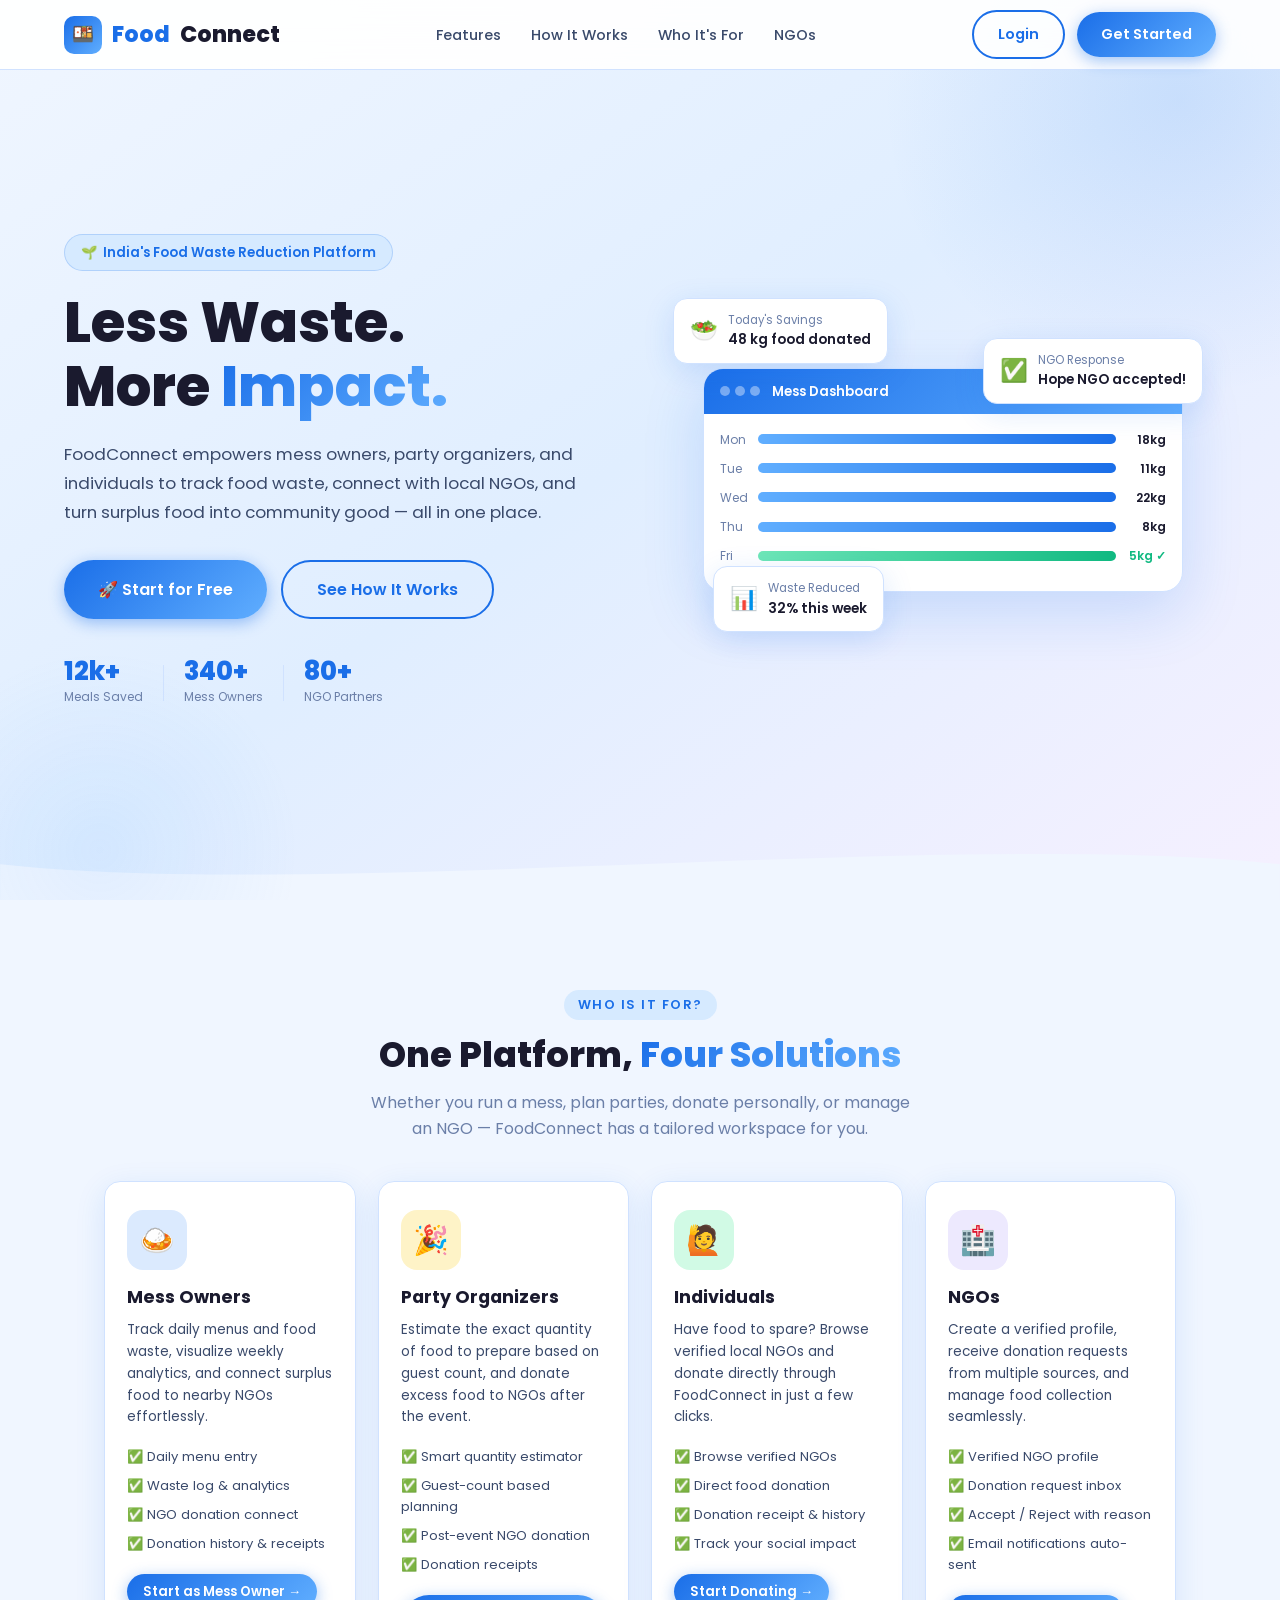
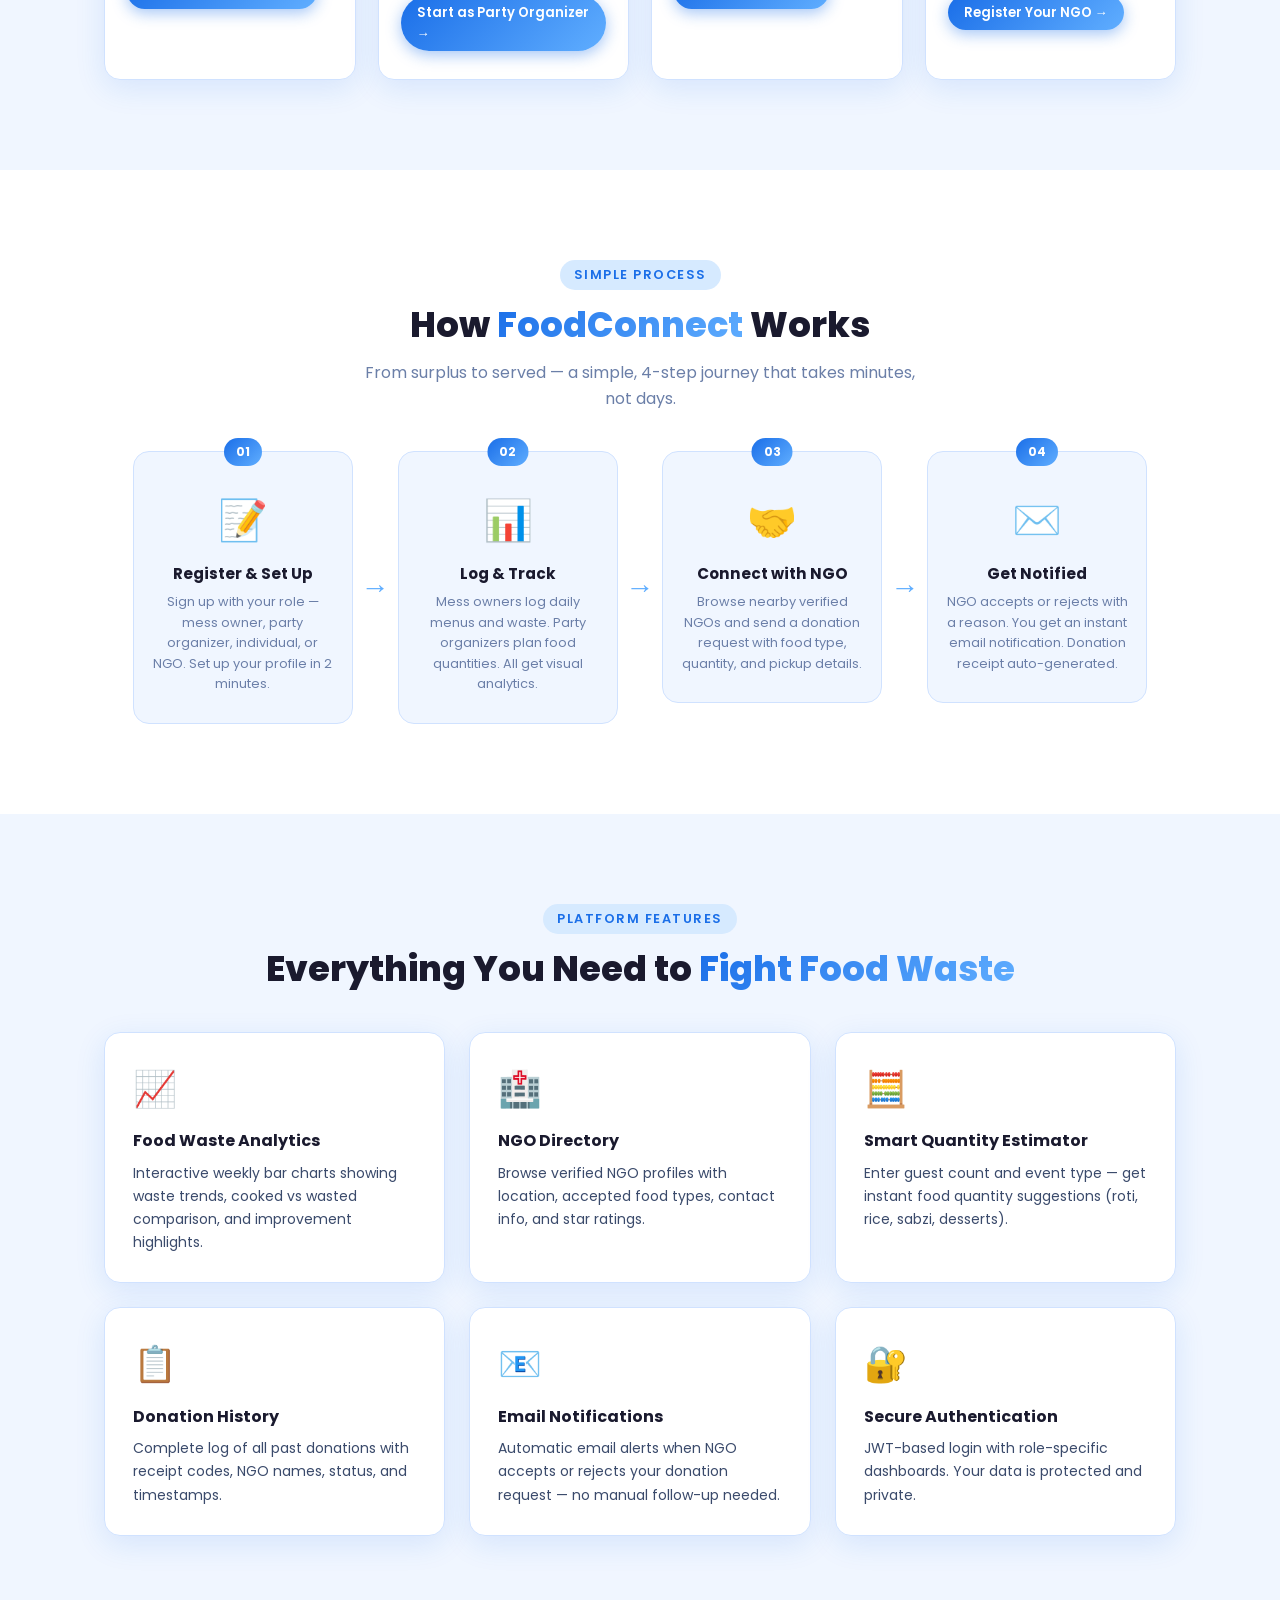
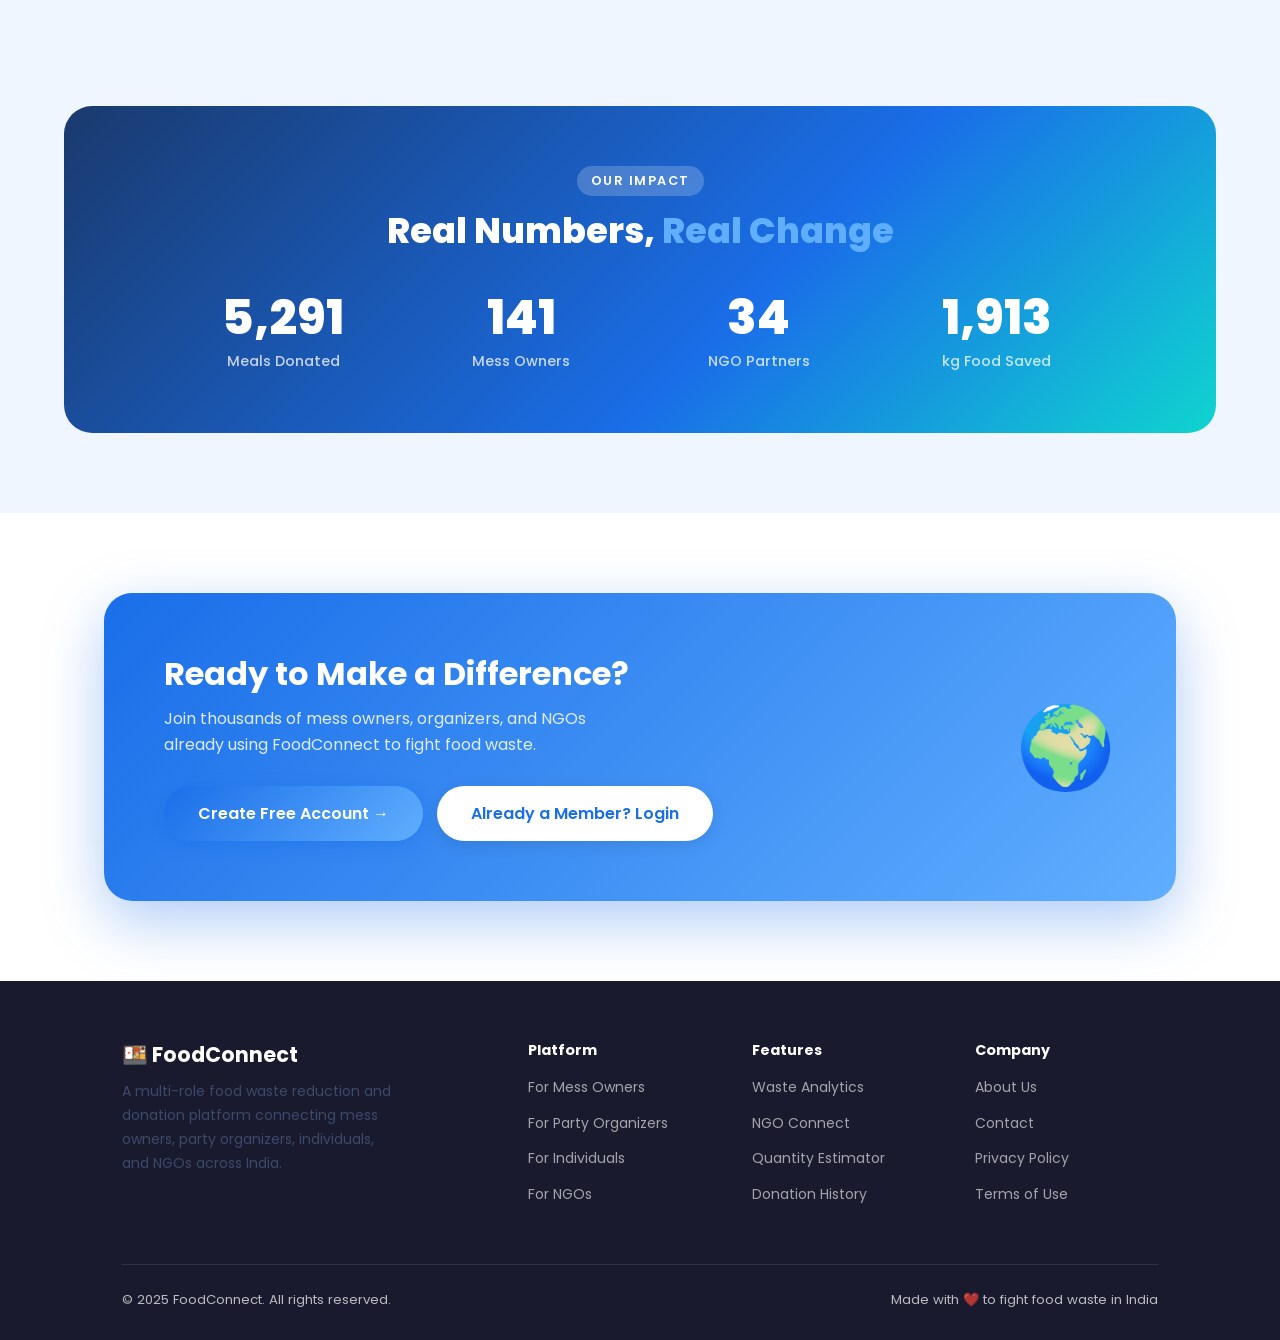
<file: index.html>
<!DOCTYPE html>
<html lang="en">
<head>
  <meta charset="UTF-8">
  <meta name="viewport" content="width=device-width, initial-scale=1.0">
  <title>FoodConnect — Food Waste Reduction & Donation Platform</title>
  <meta name="description" content="FoodConnect connects mess owners, party organizers, and individuals with NGOs to reduce food waste and feed communities.">
  <link rel="stylesheet" href="style.css">
  <link rel="stylesheet" href="css/landing.css">
</head>
<body>

<!-- NAVBAR -->
<nav class="navbar" id="navbar">
  <div class="nav-logo">
    <div class="logo-icon">🍱</div>
    Food<span>Connect</span>
  </div>
  <ul class="nav-links">
    <li><a href="#features">Features</a></li>
    <li><a href="#how-it-works">How It Works</a></li>
    <li><a href="#roles">Who It's For</a></li>
    <li><a href="#ngos">NGOs</a></li>
  </ul>
  <div class="nav-btns">
    <a href="login.html" class="btn btn-outline">Login</a>
    <a href="signup.html" class="btn btn-primary">Get Started</a>
  </div>
</nav>

<!-- HERO SECTION -->
<section class="hero hero-bg" id="hero">
  <div class="hero-container">
    <div class="hero-content animate-fade-left">
      <div class="hero-badge">
        <span>🌱</span> India's Food Waste Reduction Platform
      </div>
      <h1 class="hero-title">
        Less Waste.<br>
        More <span class="gradient-text">Impact.</span>
      </h1>
      <p class="hero-desc">
        FoodConnect empowers mess owners, party organizers, and individuals to track food waste,
        connect with local NGOs, and turn surplus food into community good — all in one place.
      </p>
      <div class="hero-actions">
        <a href="signup.html" class="btn btn-primary btn-lg">
          🚀 Start for Free
        </a>
        <a href="#how-it-works" class="btn btn-outline btn-lg">
          See How It Works
        </a>
      </div>
      <div class="hero-stats-row">
        <div class="hero-stat">
          <div class="hero-stat-value">12k+</div>
          <div class="hero-stat-label">Meals Saved</div>
        </div>
        <div class="hero-stat-divider"></div>
        <div class="hero-stat">
          <div class="hero-stat-value">340+</div>
          <div class="hero-stat-label">Mess Owners</div>
        </div>
        <div class="hero-stat-divider"></div>
        <div class="hero-stat">
          <div class="hero-stat-value">80+</div>
          <div class="hero-stat-label">NGO Partners</div>
        </div>
      </div>
    </div>
    <div class="hero-visual animate-fade-right">
      <div class="hero-card-float float">
        <div class="float-card card-1">
          <div class="float-icon">🥗</div>
          <div>
            <div class="float-label">Today's Savings</div>
            <div class="float-value">48 kg food donated</div>
          </div>
        </div>
        <div class="float-card card-2">
          <div class="float-icon">✅</div>
          <div>
            <div class="float-label">NGO Response</div>
            <div class="float-value">Hope NGO accepted!</div>
          </div>
        </div>
        <div class="float-card card-3">
          <div class="float-icon">📊</div>
          <div>
            <div class="float-label">Waste Reduced</div>
            <div class="float-value">32% this week</div>
          </div>
        </div>
        <div class="hero-dashboard-preview">
          <div class="preview-header">
            <div class="preview-dots">
              <span></span><span></span><span></span>
            </div>
            <div class="preview-title">Mess Dashboard</div>
          </div>
          <div class="preview-body">
            <div class="preview-bar-row">
              <span>Mon</span>
              <div class="preview-bar" style="width:65%"></div>
              <span class="preview-val">18kg</span>
            </div>
            <div class="preview-bar-row">
              <span>Tue</span>
              <div class="preview-bar" style="width:40%"></div>
              <span class="preview-val">11kg</span>
            </div>
            <div class="preview-bar-row">
              <span>Wed</span>
              <div class="preview-bar" style="width:80%"></div>
              <span class="preview-val">22kg</span>
            </div>
            <div class="preview-bar-row">
              <span>Thu</span>
              <div class="preview-bar" style="width:30%"></div>
              <span class="preview-val">8kg</span>
            </div>
            <div class="preview-bar-row">
              <span>Fri</span>
              <div class="preview-bar green-bar" style="width:20%"></div>
              <span class="preview-val good">5kg ✓</span>
            </div>
          </div>
        </div>
      </div>
    </div>
  </div>
  <div class="hero-wave">
    <svg viewBox="0 0 1440 100" xmlns="http://www.w3.org/2000/svg">
      <path d="M0,60 C360,100 1080,20 1440,60 L1440,100 L0,100 Z" fill="#f0f6ff"/>
    </svg>
  </div>
</section>

<!-- ROLE CARDS SECTION -->
<section class="roles-section" id="roles">
  <div class="section-container">
    <div class="section-title">
      <span class="eyebrow">Who Is It For?</span>
      <h2>One Platform, <span class="gradient-text">Four Solutions</span></h2>
      <p>Whether you run a mess, plan parties, donate personally, or manage an NGO — FoodConnect has a tailored workspace for you.</p>
    </div>
    <div class="roles-grid">

      <div class="role-card">
        <div class="role-card-icon mess">🍛</div>
        <h3>Mess Owners</h3>
        <p>Track daily menus and food waste, visualize weekly analytics, and connect surplus food to nearby NGOs effortlessly.</p>
        <ul class="role-features">
          <li>✅ Daily menu entry</li>
          <li>✅ Waste log & analytics</li>
          <li>✅ NGO donation connect</li>
          <li>✅ Donation history & receipts</li>
        </ul>
        <a href="signup.html?role=MESS" class="btn btn-primary btn-sm mt-4">Start as Mess Owner →</a>
      </div>

      <div class="role-card">
        <div class="role-card-icon party">🎉</div>
        <h3>Party Organizers</h3>
        <p>Estimate the exact quantity of food to prepare based on guest count, and donate excess food to NGOs after the event.</p>
        <ul class="role-features">
          <li>✅ Smart quantity estimator</li>
          <li>✅ Guest-count based planning</li>
          <li>✅ Post-event NGO donation</li>
          <li>✅ Donation receipts</li>
        </ul>
        <a href="signup.html?role=PARTY" class="btn btn-primary btn-sm mt-4">Start as Party Organizer →</a>
      </div>

      <div class="role-card">
        <div class="role-card-icon individual">🙋</div>
        <h3>Individuals</h3>
        <p>Have food to spare? Browse verified local NGOs and donate directly through FoodConnect in just a few clicks.</p>
        <ul class="role-features">
          <li>✅ Browse verified NGOs</li>
          <li>✅ Direct food donation</li>
          <li>✅ Donation receipt & history</li>
          <li>✅ Track your social impact</li>
        </ul>
        <a href="signup.html?role=INDIVIDUAL" class="btn btn-primary btn-sm mt-4">Start Donating →</a>
      </div>

      <div class="role-card">
        <div class="role-card-icon ngo">🏥</div>
        <h3>NGOs</h3>
        <p>Create a verified profile, receive donation requests from multiple sources, and manage food collection seamlessly.</p>
        <ul class="role-features">
          <li>✅ Verified NGO profile</li>
          <li>✅ Donation request inbox</li>
          <li>✅ Accept / Reject with reason</li>
          <li>✅ Email notifications auto-sent</li>
        </ul>
        <a href="signup.html?role=NGO" class="btn btn-primary btn-sm mt-4">Register Your NGO →</a>
      </div>

    </div>
  </div>
</section>

<!-- HOW IT WORKS -->
<section class="how-section" id="how-it-works">
  <div class="section-container">
    <div class="section-title">
      <span class="eyebrow">Simple Process</span>
      <h2>How <span class="gradient-text">FoodConnect</span> Works</h2>
      <p>From surplus to served — a simple, 4-step journey that takes minutes, not days.</p>
    </div>
    <div class="steps-timeline">
      <div class="step-item">
        <div class="step-number">01</div>
        <div class="step-icon">📝</div>
        <h4>Register & Set Up</h4>
        <p>Sign up with your role — mess owner, party organizer, individual, or NGO. Set up your profile in 2 minutes.</p>
      </div>
      <div class="step-arrow">→</div>
      <div class="step-item">
        <div class="step-number">02</div>
        <div class="step-icon">📊</div>
        <h4>Log & Track</h4>
        <p>Mess owners log daily menus and waste. Party organizers plan food quantities. All get visual analytics.</p>
      </div>
      <div class="step-arrow">→</div>
      <div class="step-item">
        <div class="step-number">03</div>
        <div class="step-icon">🤝</div>
        <h4>Connect with NGO</h4>
        <p>Browse nearby verified NGOs and send a donation request with food type, quantity, and pickup details.</p>
      </div>
      <div class="step-arrow">→</div>
      <div class="step-item">
        <div class="step-number">04</div>
        <div class="step-icon">✉️</div>
        <h4>Get Notified</h4>
        <p>NGO accepts or rejects with a reason. You get an instant email notification. Donation receipt auto-generated.</p>
      </div>
    </div>
  </div>
</section>

<!-- FEATURES SECTION -->
<section class="features-section" id="features">
  <div class="section-container">
    <div class="section-title">
      <span class="eyebrow">Platform Features</span>
      <h2>Everything You Need to <span class="gradient-text">Fight Food Waste</span></h2>
    </div>
    <div class="features-grid">
      <div class="feature-card">
        <div class="feature-icon">📈</div>
        <h4>Food Waste Analytics</h4>
        <p>Interactive weekly bar charts showing waste trends, cooked vs wasted comparison, and improvement highlights.</p>
      </div>
      <div class="feature-card">
        <div class="feature-icon">🏥</div>
        <h4>NGO Directory</h4>
        <p>Browse verified NGO profiles with location, accepted food types, contact info, and star ratings.</p>
      </div>
      <div class="feature-card">
        <div class="feature-icon">🧮</div>
        <h4>Smart Quantity Estimator</h4>
        <p>Enter guest count and event type — get instant food quantity suggestions (roti, rice, sabzi, desserts).</p>
      </div>
      <div class="feature-card">
        <div class="feature-icon">📋</div>
        <h4>Donation History</h4>
        <p>Complete log of all past donations with receipt codes, NGO names, status, and timestamps.</p>
      </div>
      <div class="feature-card">
        <div class="feature-icon">📧</div>
        <h4>Email Notifications</h4>
        <p>Automatic email alerts when NGO accepts or rejects your donation request — no manual follow-up needed.</p>
      </div>
      <div class="feature-card">
        <div class="feature-icon">🔐</div>
        <h4>Secure Authentication</h4>
        <p>JWT-based login with role-specific dashboards. Your data is protected and private.</p>
      </div>
    </div>
  </div>
</section>

<!-- IMPACT COUNTER SECTION -->
<section class="impact-section">
  <div class="impact-bg">
    <div class="section-container">
      <div class="section-title">
        <span class="eyebrow" style="background:rgba(255,255,255,0.2);color:white;">Our Impact</span>
        <h2 style="color:white;">Real Numbers, <span style="color:#60aeff">Real Change</span></h2>
      </div>
      <div class="impact-grid">
        <div class="impact-item">
          <div class="impact-number" data-target="12480">0</div>
          <div class="impact-label">Meals Donated</div>
        </div>
        <div class="impact-item">
          <div class="impact-number" data-target="340">0</div>
          <div class="impact-label">Mess Owners</div>
        </div>
        <div class="impact-item">
          <div class="impact-number" data-target="82">0</div>
          <div class="impact-label">NGO Partners</div>
        </div>
        <div class="impact-item">
          <div class="impact-number" data-target="4600">0</div>
          <div class="impact-label">kg Food Saved</div>
        </div>
      </div>
    </div>
  </div>
</section>

<!-- CTA SECTION -->
<section class="cta-section">
  <div class="section-container">
    <div class="cta-card">
      <div class="cta-content">
        <h2>Ready to Make a Difference?</h2>
        <p>Join thousands of mess owners, organizers, and NGOs already using FoodConnect to fight food waste.</p>
        <div class="cta-actions">
          <a href="signup.html" class="btn btn-primary btn-lg">Create Free Account →</a>
          <a href="login.html" class="btn btn-white btn-lg">Already a Member? Login</a>
        </div>
      </div>
      <div class="cta-emoji">🌍</div>
    </div>
  </div>
</section>

<!-- FOOTER -->
<footer>
  <div class="section-container">
    <div class="footer-grid">
      <div class="footer-brand">
        <h3>🍱 FoodConnect</h3>
        <p>A multi-role food waste reduction and donation platform connecting mess owners, party organizers, individuals, and NGOs across India.</p>
      </div>
      <div class="footer-col">
        <h4>Platform</h4>
        <ul>
          <li><a href="signup.html?role=MESS">For Mess Owners</a></li>
          <li><a href="signup.html?role=PARTY">For Party Organizers</a></li>
          <li><a href="signup.html?role=INDIVIDUAL">For Individuals</a></li>
          <li><a href="signup.html?role=NGO">For NGOs</a></li>
        </ul>
      </div>
      <div class="footer-col">
        <h4>Features</h4>
        <ul>
          <li><a href="#">Waste Analytics</a></li>
          <li><a href="#">NGO Connect</a></li>
          <li><a href="#">Quantity Estimator</a></li>
          <li><a href="#">Donation History</a></li>
        </ul>
      </div>
      <div class="footer-col">
        <h4>Company</h4>
        <ul>
          <li><a href="#">About Us</a></li>
          <li><a href="#">Contact</a></li>
          <li><a href="#">Privacy Policy</a></li>
          <li><a href="#">Terms of Use</a></li>
        </ul>
      </div>
    </div>
    <div class="footer-bottom">
      <span>© 2025 FoodConnect. All rights reserved.</span>
      <span>Made with ❤️ to fight food waste in India</span>
    </div>
  </div>
</footer>

<script src="js/main.js"></script>
</body>
</html>
</file>
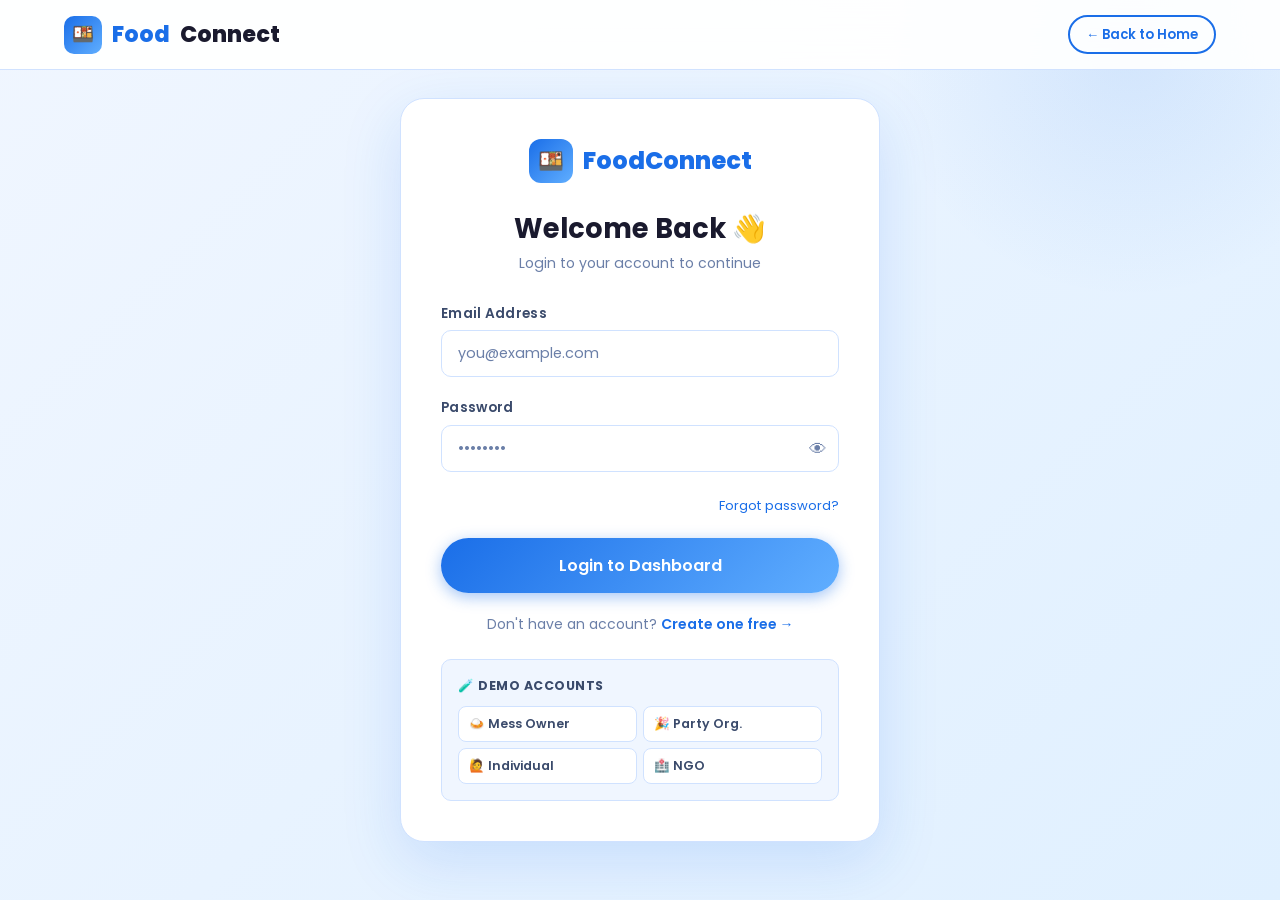
<file: individual-dashboard.html>
<!DOCTYPE html>
<html lang="en">
<head>
  <meta charset="UTF-8">
  <meta name="viewport" content="width=device-width, initial-scale=1.0">
  <title>Individual Dashboard — FoodConnect</title>
  <link rel="stylesheet" href="style.css">
</head>
<body>
<nav class="navbar" style="position:fixed">
  <div class="nav-logo"><div class="logo-icon">🍱</div>Food<span>Connect</span></div>
  <div style="display:flex;align-items:center;gap:8px;cursor:pointer" onclick="logout()">
    <div style="width:36px;height:36px;background:linear-gradient(135deg,#10b981,#059669);border-radius:10px;display:flex;align-items:center;justify-content:center;color:white">🙋</div>
    <span style="font-size:0.85rem;font-weight:600;color:var(--text-mid)" id="navUserName">Individual</span>
  </div>
</nav>

<div class="dashboard-wrapper">
<aside class="sidebar">
  <div class="sidebar-header">
    <div class="sidebar-avatar" style="background:linear-gradient(135deg,#10b981,#059669)">🙋</div>
    <div class="sidebar-user-name" id="sidebarName">Loading...</div>
    <div class="sidebar-user-role">Individual Donor</div>
  </div>
  <nav class="sidebar-nav">
    <div class="sidebar-label">Donate</div>
    <a href="#" onclick="showSection('browse',this)" class="active"><span class="icon">🏥</span> Browse NGOs</a>
    <a href="#" onclick="showSection('donate',this)"><span class="icon">🤝</span> Donate Food</a>
    <div class="sidebar-label">History</div>
    <a href="#" onclick="showSection('history',this)"><span class="icon">📋</span> Donation History</a>
    <div class="sidebar-label">Account</div>
    <a href="#" onclick="logout()"><span class="icon">🚪</span> Logout</a>
  </nav>
</aside>

<main class="main-content">

  <!-- STATS -->
  <div class="stats-grid" style="margin-bottom:28px">
    <div class="stat-card"><div class="stat-icon green">🤝</div><div><div class="stat-value" id="statMyDon">0</div><div class="stat-label">Donations Made</div></div></div>
    <div class="stat-card"><div class="stat-icon blue">🏥</div><div><div class="stat-value" id="statAvailNgos">0</div><div class="stat-label">Active NGOs</div></div></div>
    <div class="stat-card"><div class="stat-icon purple">📦</div><div><div class="stat-value" id="statKgDon">0 kg</div><div class="stat-label">Food Donated</div></div></div>
    <div class="stat-card"><div class="stat-icon orange">✅</div><div><div class="stat-value" id="statAccepted">0</div><div class="stat-label">Accepted</div></div></div>
  </div>

  <!-- BROWSE NGOs -->
  <div id="sec-browse" class="dash-section">
    <div class="section-heading">
      <h3>🏥 Browse NGOs</h3>
      <input type="text" id="ngoSearch" class="form-control" placeholder="🔍 Search by name or location..." style="max-width:280px" onkeyup="filterNGOs()">
    </div>
    <div class="ngo-grid" id="indNGOGrid">
      <div class="empty-state"><div class="empty-icon">🔄</div><p>Loading NGOs...</p></div>
    </div>
  </div>

  <!-- DONATE FORM -->
  <div id="sec-donate" class="dash-section" style="display:none">
    <div class="section-heading"><h3>🤝 Donate Food</h3><span class="badge badge-success">Fill in your donation details</span></div>
    <div class="card" style="max-width:620px">
      <form id="indDonForm">
        <div class="form-group"><label>Select NGO</label>
          <select id="indDonNGO" class="form-control" required><option value="">Select an NGO</option></select></div>
        <div class="grid-2">
          <div class="form-group"><label>Food Description</label>
            <input type="text" id="indFoodDesc" class="form-control" placeholder="e.g. Home-cooked dal, rice..." required></div>
          <div class="form-group"><label>Quantity (kg)</label>
            <input type="number" id="indQty" class="form-control" placeholder="e.g. 3" min="0.1" step="0.1" required></div>
        </div>
        <div class="form-group"><label>Your Address / Pickup Location</label>
          <input type="text" id="indAddress" class="form-control" placeholder="e.g. 45, MIG Colony, Bhopal" required></div>
        <div class="form-group"><label>Available From (pickup time)</label>
          <input type="text" id="indPickupTime" class="form-control" placeholder="e.g. Today 6 PM onwards"></div>
        <button type="submit" class="btn btn-success btn-block" id="indDonBtn">
          💚 Submit Donation Request
        </button>
      </form>
    </div>
  </div>

  <!-- HISTORY -->
  <div id="sec-history" class="dash-section" style="display:none">
    <div class="section-heading"><h3>📋 My Donation History</h3></div>
    <div class="table-wrapper" style="background:white;border-radius:var(--radius);box-shadow:var(--shadow)">
      <table>
        <thead><tr><th>Receipt #</th><th>NGO</th><th>Food</th><th>Qty</th><th>Date</th><th>Status</th></tr></thead>
        <tbody id="indHistoryBody">
          <tr><td colspan="6" style="text-align:center;padding:32px;color:var(--text-light)">No donations yet</td></tr>
        </tbody>
      </table>
    </div>
  </div>

</main>
</div>
<div class="toast-container"></div>
<script src="js/main.js"></script>
<script src="js/api.js"></script>
<script src="js/individual.js"></script>
</body>
</html>
</file>
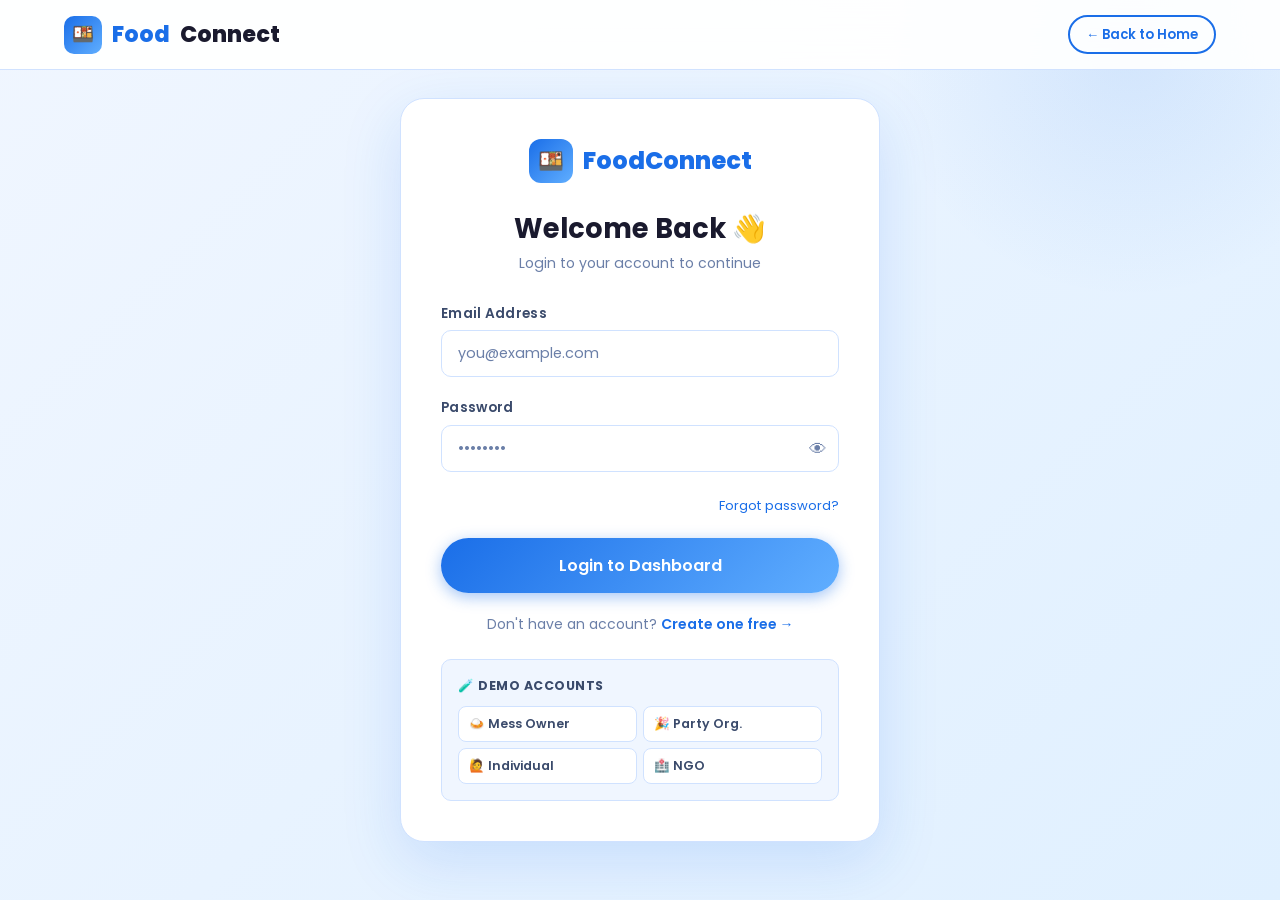
<file: login.html>
<!DOCTYPE html>
<html lang="en">
<head>
  <meta charset="UTF-8">
  <meta name="viewport" content="width=device-width, initial-scale=1.0">
  <title>Login — FoodConnect</title>
  <link rel="stylesheet" href="style.css">
</head>
<body>
<nav class="navbar">
  <div class="nav-logo">
    <div class="logo-icon">🍱</div>
    Food<span>Connect</span>
  </div>
  <div class="nav-btns">
    <a href="index.html" class="btn btn-outline btn-sm">← Back to Home</a>
  </div>
</nav>

<div class="auth-page">
  <div class="auth-card animate-fade-up">
    <div class="auth-logo">
      <div class="logo-mark">
        <div class="icon">🍱</div>
        FoodConnect
      </div>
    </div>
    <div class="auth-title">
      <h2>Welcome Back 👋</h2>
      <p>Login to your account to continue</p>
    </div>

    <form id="loginForm" novalidate>
      <div class="form-group">
        <label for="email">Email Address</label>
        <input type="email" id="email" class="form-control" placeholder="you@example.com" required>
      </div>
      <div class="form-group">
        <label for="password">Password</label>
        <div style="position:relative">
          <input type="password" id="password" class="form-control" placeholder="••••••••" required style="padding-right:44px">
          <button type="button" id="togglePwd" onclick="togglePassword()" style="position:absolute;right:12px;top:50%;transform:translateY(-50%);background:none;border:none;cursor:pointer;font-size:1.1rem;color:var(--text-light);padding:0;margin:0">👁</button>
        </div>
      </div>
      <div style="text-align:right;margin-bottom:20px">
        <a href="#" style="font-size:0.82rem;color:var(--primary)">Forgot password?</a>
      </div>
      <button type="submit" class="btn btn-primary btn-block btn-lg" id="loginBtn">
        Login to Dashboard
      </button>
    </form>

    <div class="auth-footer">
      Don't have an account? <a href="signup.html">Create one free →</a>
    </div>

    <!-- Demo accounts info -->
    <div style="margin-top:24px;background:var(--bg);border-radius:var(--radius-sm);padding:16px;border:1px solid var(--border)">
      <p style="font-size:0.78rem;font-weight:700;color:var(--text-mid);margin-bottom:10px;text-transform:uppercase;letter-spacing:0.5px">🧪 Demo Accounts</p>
      <div style="display:grid;grid-template-columns:1fr 1fr;gap:6px">
        <button class="demo-btn" onclick="fillDemo('mess@demo.com','demo123')">🍛 Mess Owner</button>
        <button class="demo-btn" onclick="fillDemo('party@demo.com','demo123')">🎉 Party Org.</button>
        <button class="demo-btn" onclick="fillDemo('individual@demo.com','demo123')">🙋 Individual</button>
        <button class="demo-btn" onclick="fillDemo('ngo@demo.com','demo123')">🏥 NGO</button>
      </div>
    </div>
  </div>
</div>

<style>
.demo-btn {
  background: white;
  border: 1px solid var(--border);
  padding: 8px 10px;
  border-radius: 8px;
  font-size: 0.78rem;
  font-weight: 600;
  cursor: pointer;
  color: var(--text-mid);
  font-family: 'Poppins', sans-serif;
  transition: all var(--transition);
  text-align: left;
}
.demo-btn:hover { background: var(--primary-xlight); border-color: var(--primary); color: var(--primary); }
</style>

<script src="js/main.js"></script>
<script src="js/api.js"></script>
<script src="js/auth.js"></script>
</body>
</html>
</file>
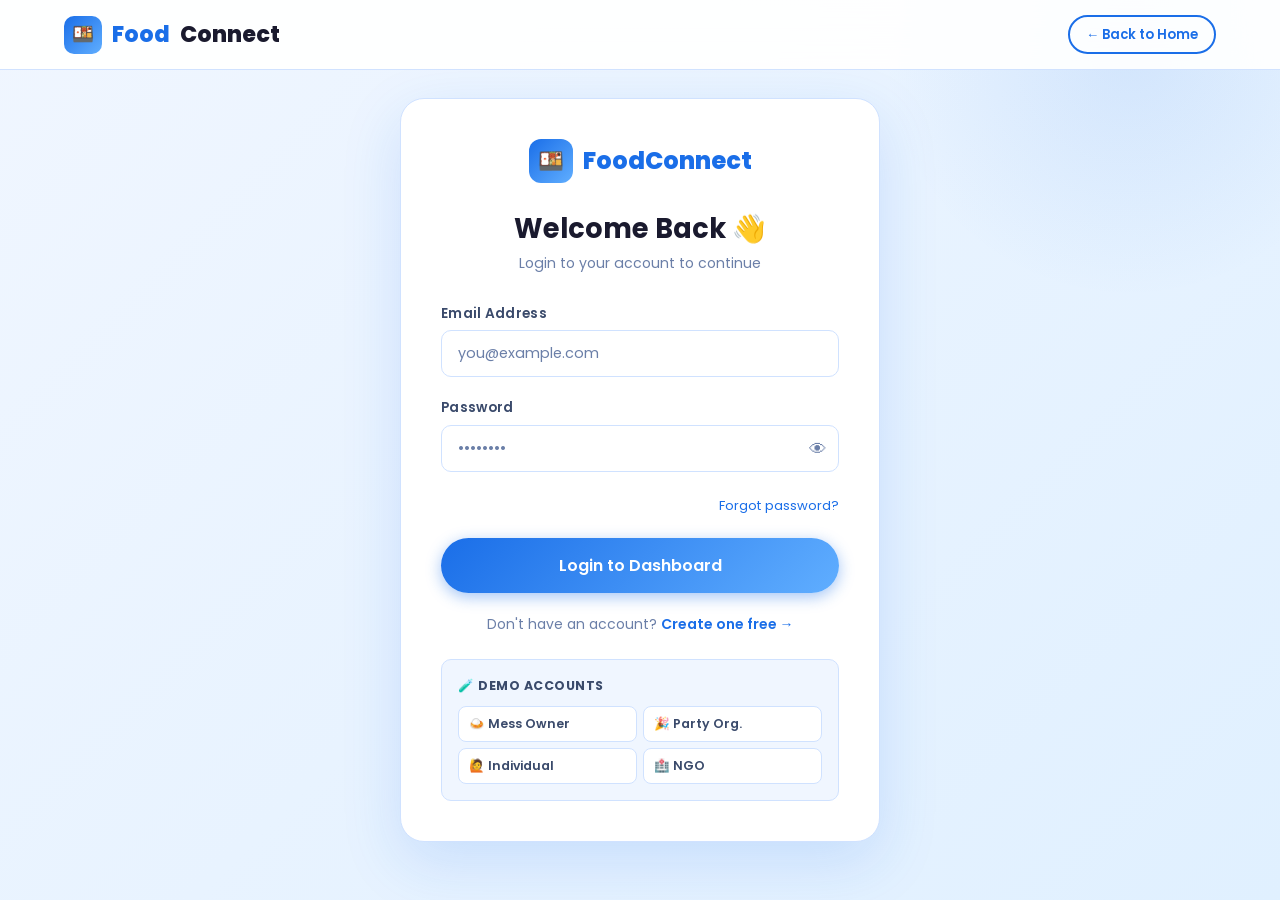
<file: ngo-dashboard.html>
<!DOCTYPE html>
<html lang="en">
<head>
  <meta charset="UTF-8">
  <meta name="viewport" content="width=device-width, initial-scale=1.0">
  <title>NGO Dashboard — FoodConnect</title>
  <link rel="stylesheet" href="style.css">
</head>
<body>
<nav class="navbar" style="position:fixed">
  <div class="nav-logo"><div class="logo-icon">🍱</div>Food<span>Connect</span></div>
  <div style="display:flex;align-items:center;gap:14px">
    <button class="notif-btn" onclick="showSection('notifications',null)">🔔
      <span class="notif-badge" id="pendingCount">0</span>
    </button>
    <div style="display:flex;align-items:center;gap:8px;cursor:pointer" onclick="logout()">
      <div style="width:36px;height:36px;background:linear-gradient(135deg,#8b5cf6,#6d28d9);border-radius:10px;display:flex;align-items:center;justify-content:center;color:white">🏥</div>
      <span style="font-size:0.85rem;font-weight:600;color:var(--text-mid)" id="navUserName">NGO</span>
    </div>
  </div>
</nav>

<div class="dashboard-wrapper">
<aside class="sidebar">
  <div class="sidebar-header">
    <div class="sidebar-avatar" style="background:linear-gradient(135deg,#8b5cf6,#6d28d9)">🏥</div>
    <div class="sidebar-user-name" id="sidebarName">Loading...</div>
    <div class="sidebar-user-role">NGO Partner</div>
  </div>
  <nav class="sidebar-nav">
    <div class="sidebar-label">Dashboard</div>
    <a href="#" onclick="showSection('overview',this)" class="active"><span class="icon">📊</span> Overview</a>
    <a href="#" onclick="showSection('requests',this)"><span class="icon">📥</span> Donation Requests</a>
    <a href="#" onclick="showSection('notifications',this)"><span class="icon">🔔</span> Notifications</a>
    <div class="sidebar-label">Profile</div>
    <a href="#" onclick="showSection('profile',this)"><span class="icon">🏥</span> NGO Profile</a>
    <div class="sidebar-label">Account</div>
    <a href="#" onclick="logout()"><span class="icon">🚪</span> Logout</a>
  </nav>
</aside>

<main class="main-content">

  <!-- OVERVIEW -->
  <div id="sec-overview" class="dash-section">
    <div class="section-heading">
      <h3>📊 NGO Overview</h3>
      <span class="badge badge-ngo">Partner Dashboard</span>
    </div>
    <div class="stats-grid">
      <div class="stat-card"><div class="stat-icon purple">📥</div><div><div class="stat-value" id="statPending">0</div><div class="stat-label">Pending Requests</div></div></div>
      <div class="stat-card"><div class="stat-icon green">✅</div><div><div class="stat-value" id="statAccepted">0</div><div class="stat-label">Accepted</div></div></div>
      <div class="stat-card"><div class="stat-icon blue">📦</div><div><div class="stat-value" id="statTotalKg">0 kg</div><div class="stat-label">Food Collected</div></div></div>
      <div class="stat-card"><div class="stat-icon orange">⭐</div><div><div class="stat-value" id="statRating">—</div><div class="stat-label">Your Rating</div></div></div>
    </div>
    <!-- Quick pending requests -->
    <div class="card" style="margin-top:8px">
      <div class="section-heading">
        <h3>🔔 Pending Requests</h3>
        <button class="btn btn-outline btn-sm" onclick="showSection('requests',null)">View All →</button>
      </div>
      <div id="overviewPending"></div>
    </div>
  </div>

  <!-- DONATION REQUESTS -->
  <div id="sec-requests" class="dash-section" style="display:none">
    <div class="section-heading">
      <h3>📥 Donation Requests</h3>
      <div style="display:flex;gap:8px">
        <button class="btn btn-sm btn-outline" onclick="filterRequests('ALL')" id="filterAll">All</button>
        <button class="btn btn-sm btn-primary" onclick="filterRequests('PENDING')" id="filterPending">Pending</button>
        <button class="btn btn-sm" style="background:#d1fae5;color:#059669;border:none" onclick="filterRequests('ACCEPTED')">Accepted</button>
        <button class="btn btn-sm" style="background:#fee2e2;color:#dc2626;border:none" onclick="filterRequests('REJECTED')">Rejected</button>
      </div>
    </div>
    <div id="requestsList"></div>
  </div>

  <!-- NOTIFICATIONS -->
  <div id="sec-notifications" class="dash-section" style="display:none">
    <div class="section-heading"><h3>🔔 Notification Log</h3></div>
    <div id="notifLogList" style="display:flex;flex-direction:column;gap:12px"></div>
  </div>

  <!-- PROFILE -->
  <div id="sec-profile" class="dash-section" style="display:none">
    <div class="section-heading">
      <h3>🏥 NGO Profile</h3>
      <span class="badge badge-ngo">Visible to donors</span>
    </div>
    <div style="display:grid;grid-template-columns:1fr 1fr;gap:24px">
      <!-- Profile preview card -->
      <div class="ngo-card" style="cursor:default">
        <div class="ngo-card-header">
          <div class="ngo-avatar">🏥</div>
          <div>
            <div class="ngo-name" id="profileName">—</div>
            <div class="ngo-location">📍 <span id="profileLocation">—</span></div>
          </div>
        </div>
        <div class="ngo-meta">
          <span class="badge badge-ngo">Verified ✓</span>
          <span class="star-rating" id="profileRating">★★★★★</span>
        </div>
        <p class="ngo-accepts">🍽️ Accepts: <span id="profileAccepts">—</span></p>
        <p style="font-size:0.8rem;color:var(--text-light);margin-top:8px">📧 <span id="profileEmail">—</span></p>
      </div>
      <!-- Edit form -->
      <div class="card">
        <h4 style="margin-bottom:18px;font-size:1rem">✏️ Edit Profile</h4>
        <form id="profileForm">
          <div class="form-group"><label>NGO Name</label>
            <input type="text" id="editNgoName" class="form-control" placeholder="NGO Name"></div>
          <div class="form-group"><label>Location / City</label>
            <input type="text" id="editLocation" class="form-control" placeholder="City, State"></div>
          <div class="form-group"><label>What Food Do You Accept?</label>
            <input type="text" id="editAccepts" class="form-control" placeholder="e.g. Cooked meals, rice, dal..."></div>
          <div class="form-group"><label>Contact Email</label>
            <input type="email" id="editEmail" class="form-control" placeholder="ngo@email.com"></div>
          <div class="form-group"><label>Contact Phone</label>
            <input type="tel" id="editPhone" class="form-control" placeholder="9876543210"></div>
          <button type="submit" class="btn btn-primary">💾 Save Profile</button>
        </form>
      </div>
    </div>
  </div>

</main>
</div>

<!-- REJECT REASON MODAL -->
<div class="modal-overlay" id="rejectModal">
  <div class="modal">
    <div class="modal-header">
      <h4>❌ Reject Donation Request</h4>
      <button class="modal-close" onclick="closeModal()">✕</button>
    </div>
    <p style="font-size:0.875rem;color:var(--text-mid);margin-bottom:16px">Please provide a reason so the donor is informed via email.</p>
    <div class="form-group">
      <label>Rejection Reason</label>
      <input type="text" id="rejectReason" class="form-control" placeholder="e.g. We are at capacity today, please try tomorrow">
    </div>
    <div style="display:flex;gap:10px;margin-top:8px">
      <button class="btn btn-danger" onclick="confirmReject()">Confirm Reject</button>
      <button class="btn btn-outline" onclick="closeModal()">Cancel</button>
    </div>
  </div>
</div>

<div class="toast-container"></div>
<script src="js/main.js"></script>
<script src="js/api.js"></script>
<script src="js/ngo.js"></script>
</body>
</html>
</file>
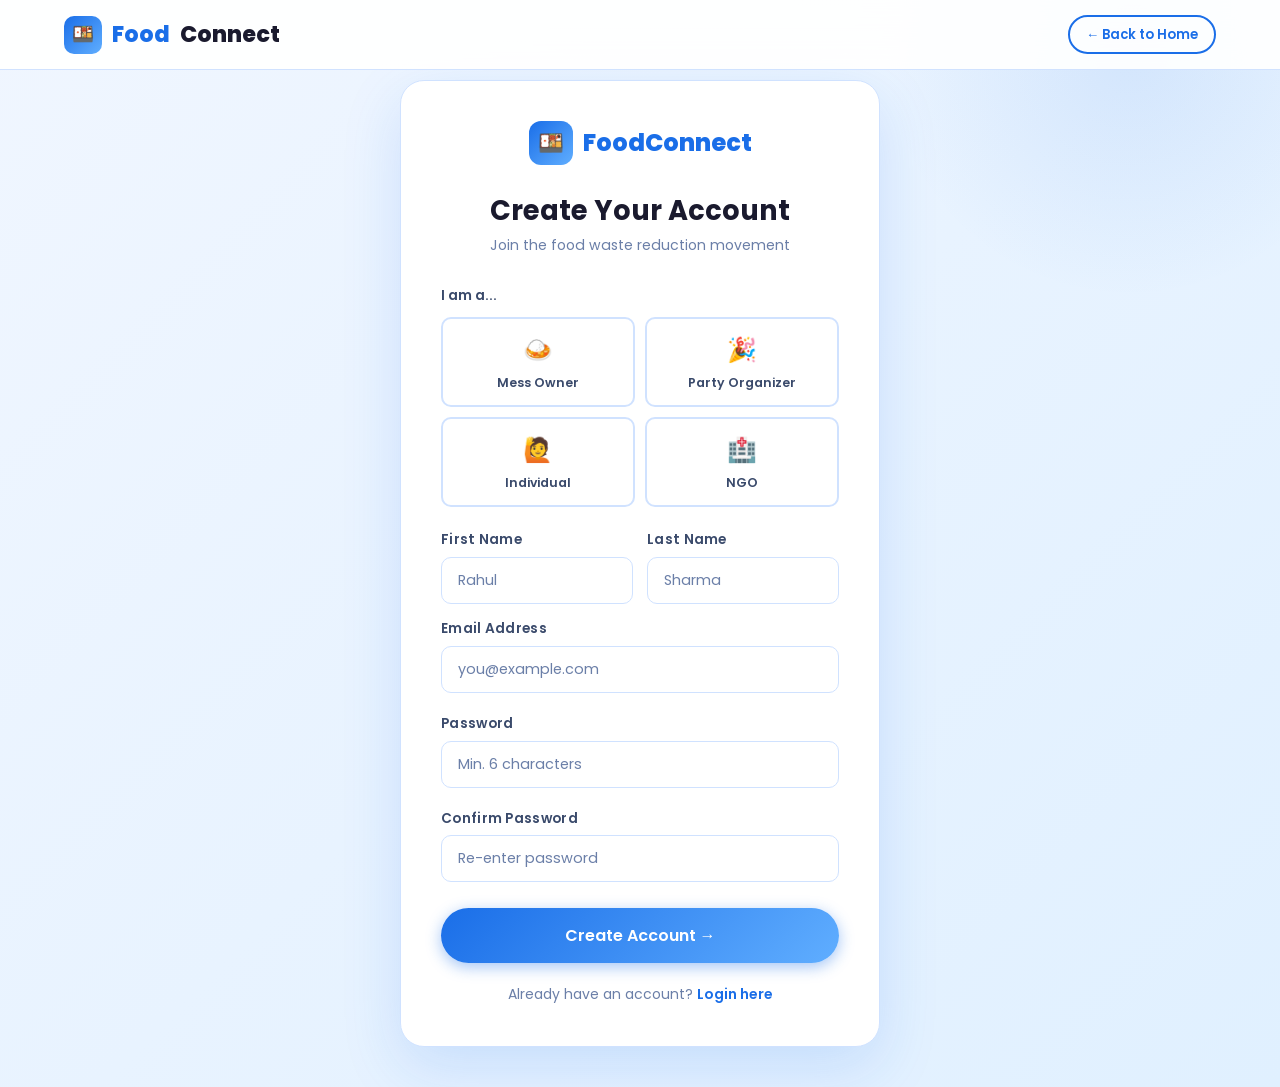
<file: signup.html>
<!DOCTYPE html>
<html lang="en">
<head>
  <meta charset="UTF-8">
  <meta name="viewport" content="width=device-width, initial-scale=1.0">
  <title>Sign Up — FoodConnect</title>
  <link rel="stylesheet" href="style.css">
</head>
<body>
<nav class="navbar">
  <div class="nav-logo">
    <div class="logo-icon">🍱</div>
    Food<span>Connect</span>
  </div>
  <div class="nav-btns">
    <a href="index.html" class="btn btn-outline btn-sm">← Back to Home</a>
  </div>
</nav>

<div class="auth-page">
  <div class="auth-card animate-fade-up">
    <div class="auth-logo">
      <div class="logo-mark">
        <div class="icon">🍱</div>
        FoodConnect
      </div>
    </div>
    <div class="auth-title">
      <h2>Create Your Account</h2>
      <p>Join the food waste reduction movement</p>
    </div>

    <!-- Role Selector -->
    <div style="margin-bottom:22px">
      <label style="font-size:0.85rem;font-weight:600;color:var(--text-mid);display:block;margin-bottom:10px">I am a...</label>
      <div class="role-selector" id="roleSelector">
        <div class="role-option" data-role="MESS" onclick="selectRole(this)">
          <div class="role-icon">🍛</div>
          <div class="role-name">Mess Owner</div>
        </div>
        <div class="role-option" data-role="PARTY" onclick="selectRole(this)">
          <div class="role-icon">🎉</div>
          <div class="role-name">Party Organizer</div>
        </div>
        <div class="role-option" data-role="INDIVIDUAL" onclick="selectRole(this)">
          <div class="role-icon">🙋</div>
          <div class="role-name">Individual</div>
        </div>
        <div class="role-option" data-role="NGO" onclick="selectRole(this)">
          <div class="role-icon">🏥</div>
          <div class="role-name">NGO</div>
        </div>
      </div>
    </div>

    <form id="signupForm" novalidate>
      <div class="grid-2" style="gap:14px">
        <div class="form-group" style="margin-bottom:14px">
          <label for="firstName">First Name</label>
          <input type="text" id="firstName" class="form-control" placeholder="Rahul" required>
        </div>
        <div class="form-group" style="margin-bottom:14px">
          <label for="lastName">Last Name</label>
          <input type="text" id="lastName" class="form-control" placeholder="Sharma" required>
        </div>
      </div>
      <div class="form-group">
        <label for="signupEmail">Email Address</label>
        <input type="email" id="signupEmail" class="form-control" placeholder="you@example.com" required>
      </div>

      <!-- Mess Owner extra fields -->
      <div id="messFields" style="display:none">
        <div class="form-group">
          <label for="messName">Mess / Hostel Name</label>
          <input type="text" id="messName" class="form-control" placeholder="e.g. Sunrise Mess, GH-1 Hostel">
        </div>
        <div class="form-group">
          <label for="messLocation">Location / City</label>
          <input type="text" id="messLocation" class="form-control" placeholder="e.g. Bhopal, MP">
        </div>
      </div>

      <!-- NGO extra fields -->
      <div id="ngoFields" style="display:none">
        <div class="form-group">
          <label for="ngoName">NGO Name</label>
          <input type="text" id="ngoName" class="form-control" placeholder="e.g. Hope Foundation">
        </div>
        <div class="form-group">
          <label for="ngoLocation">NGO Location / City</label>
          <input type="text" id="ngoLocation" class="form-control" placeholder="e.g. Bhopal, MP">
        </div>
        <div class="form-group">
          <label for="ngoAccepts">What food do you accept?</label>
          <input type="text" id="ngoAccepts" class="form-control" placeholder="e.g. Cooked meals, packaged food, fruits">
        </div>
        <div class="form-group">
          <label for="ngoContact">Contact / WhatsApp Number</label>
          <input type="tel" id="ngoContact" class="form-control" placeholder="9876543210">
        </div>
      </div>

      <!-- Party Organizer extra fields -->
      <div id="partyFields" style="display:none">
        <div class="form-group">
          <label for="orgName">Organization / Company Name</label>
          <input type="text" id="orgName" class="form-control" placeholder="e.g. Royal Events Pvt. Ltd.">
        </div>
      </div>

      <div class="form-group">
        <label for="signupPassword">Password</label>
        <input type="password" id="signupPassword" class="form-control" placeholder="Min. 6 characters" required>
      </div>
      <div class="form-group">
        <label for="confirmPassword">Confirm Password</label>
        <input type="password" id="confirmPassword" class="form-control" placeholder="Re-enter password" required>
      </div>

      <input type="hidden" id="selectedRole" value="">

      <button type="submit" class="btn btn-primary btn-block btn-lg" id="signupBtn" style="margin-top:6px">
        Create Account →
      </button>
    </form>

    <div class="auth-footer">
      Already have an account? <a href="login.html">Login here</a>
    </div>
  </div>
</div>

<script src="js/main.js"></script>
<script src="js/api.js"></script>
<script src="js/auth.js"></script>
</body>
</html>
</file>
<file: style.css>
/* ===== FOOD TRACKER SYSTEM — GLOBAL STYLES ===== */
@import url('https://fonts.googleapis.com/css2?family=Poppins:wght@300;400;500;600;700;800&display=swap');

/* ===== CSS VARIABLES ===== */
:root {
  --primary: #1a6ee8;
  --primary-dark: #1254c0;
  --primary-light: #60aeff;
  --primary-xlight: #d6eaff;
  --accent: #0fd4cf;
  --white: #ffffff;
  --bg: #f0f6ff;
  --bg2: #e8f2ff;
  --card-bg: rgba(255, 255, 255, 0.9);
  --text-dark: #1a1a2e;
  --text-mid: #3a4a6b;
  --text-light: #6b7fa8;
  --border: #d0e2ff;
  --shadow: 0 8px 30px rgba(26, 110, 232, 0.12);
  --shadow-hover: 0 16px 48px rgba(26, 110, 232, 0.22);
  --radius: 16px;
  --radius-sm: 10px;
  --transition: 0.3s cubic-bezier(0.25, 0.8, 0.25, 1);
  --gradient: linear-gradient(135deg, #1a6ee8 0%, #60aeff 100%);
  --gradient-light: linear-gradient(135deg, #f0f6ff 0%, #e0f0ff 100%);
  --success: #10b981;
  --warning: #f59e0b;
  --danger: #ef4444;
  --ngo: #8b5cf6;
}

/* ===== RESET ===== */
*, *::before, *::after {
  box-sizing: border-box;
  margin: 0;
  padding: 0;
}

html { scroll-behavior: smooth; }

body {
  font-family: 'Poppins', sans-serif;
  background: var(--bg);
  color: var(--text-dark);
  line-height: 1.6;
  overflow-x: hidden;
}

/* ===== SCROLLBAR ===== */
::-webkit-scrollbar { width: 6px; }
::-webkit-scrollbar-track { background: var(--bg); }
::-webkit-scrollbar-thumb { background: var(--primary-light); border-radius: 10px; }

/* ===== TYPOGRAPHY ===== */
h1, h2, h3, h4, h5 { line-height: 1.3; font-weight: 700; color: var(--text-dark); }
p { color: var(--text-mid); }
a { text-decoration: none; color: var(--primary); transition: color var(--transition); }
a:hover { color: var(--primary-dark); }

/* ===== NAVBAR ===== */
.navbar {
  position: fixed;
  top: 0; left: 0; right: 0;
  z-index: 1000;
  background: rgba(255, 255, 255, 0.92);
  backdrop-filter: blur(20px);
  -webkit-backdrop-filter: blur(20px);
  border-bottom: 1px solid var(--border);
  padding: 0 5%;
  height: 70px;
  display: flex;
  align-items: center;
  justify-content: space-between;
  transition: box-shadow var(--transition);
}
.navbar.scrolled { box-shadow: var(--shadow); }

.nav-logo {
  display: flex;
  align-items: center;
  gap: 10px;
  font-size: 1.4rem;
  font-weight: 800;
  color: var(--primary);
}
.nav-logo span { color: var(--text-dark); }
.nav-logo .logo-icon {
  width: 38px; height: 38px;
  background: var(--gradient);
  border-radius: 10px;
  display: flex; align-items: center; justify-content: center;
  color: white;
  font-size: 1.1rem;
}

.nav-links {
  display: flex;
  align-items: center;
  gap: 30px;
  list-style: none;
}
.nav-links a {
  font-size: 0.9rem;
  font-weight: 500;
  color: var(--text-mid);
  padding: 6px 0;
  position: relative;
}
.nav-links a::after {
  content: '';
  position: absolute;
  bottom: 0; left: 0;
  width: 0; height: 2px;
  background: var(--primary);
  transition: width var(--transition);
}
.nav-links a:hover::after { width: 100%; }
.nav-links a:hover { color: var(--primary); }

.nav-btns { display: flex; gap: 12px; align-items: center; }

/* ===== BUTTONS ===== */
.btn {
  display: inline-flex;
  align-items: center;
  gap: 8px;
  padding: 11px 24px;
  border-radius: 50px;
  font-family: 'Poppins', sans-serif;
  font-size: 0.9rem;
  font-weight: 600;
  cursor: pointer;
  border: none;
  transition: all var(--transition);
  position: relative;
  overflow: hidden;
}
.btn::before {
  content: '';
  position: absolute;
  inset: 0;
  background: rgba(255,255,255,0.15);
  opacity: 0;
  transition: opacity var(--transition);
}
.btn:hover::before { opacity: 1; }

.btn-primary {
  background: var(--gradient);
  color: white;
  box-shadow: 0 4px 15px rgba(26, 110, 232, 0.4);
}
.btn-primary:hover {
  box-shadow: 0 8px 25px rgba(26, 110, 232, 0.5);
  transform: translateY(-2px);
  color: white;
}

.btn-outline {
  background: transparent;
  color: var(--primary);
  border: 2px solid var(--primary);
}
.btn-outline:hover {
  background: var(--primary-xlight);
  transform: translateY(-2px);
}

.btn-white {
  background: white;
  color: var(--primary);
  box-shadow: 0 4px 15px rgba(0,0,0,0.1);
}
.btn-white:hover {
  transform: translateY(-2px);
  box-shadow: 0 8px 25px rgba(0,0,0,0.15);
}

.btn-success {
  background: linear-gradient(135deg, #10b981, #059669);
  color: white;
  box-shadow: 0 4px 15px rgba(16,185,129,0.4);
}
.btn-success:hover { transform: translateY(-2px); box-shadow: 0 8px 25px rgba(16,185,129,0.5); }

.btn-danger {
  background: linear-gradient(135deg, #ef4444, #dc2626);
  color: white;
  box-shadow: 0 4px 15px rgba(239,68,68,0.35);
}
.btn-danger:hover { transform: translateY(-2px); }

.btn-sm { padding: 7px 16px; font-size: 0.82rem; }
.btn-lg { padding: 15px 34px; font-size: 1rem; }
.btn-block { width: 100%; justify-content: center; }

/* ===== CARDS ===== */
.card {
  background: var(--card-bg);
  border-radius: var(--radius);
  box-shadow: var(--shadow);
  border: 1px solid var(--border);
  padding: 28px;
  transition: all var(--transition);
  backdrop-filter: blur(10px);
}
.card:hover {
  box-shadow: var(--shadow-hover);
  transform: translateY(-4px);
}

/* ===== FORM ELEMENTS ===== */
.form-group {
  margin-bottom: 20px;
  display: flex;
  flex-direction: column;
  gap: 6px;
}
.form-group label {
  font-size: 0.85rem;
  font-weight: 600;
  color: var(--text-mid);
  letter-spacing: 0.3px;
}
.form-control {
  padding: 12px 16px;
  border: 1.5px solid var(--border);
  border-radius: var(--radius-sm);
  font-family: 'Poppins', sans-serif;
  font-size: 0.9rem;
  color: var(--text-dark);
  background: white;
  transition: all var(--transition);
  outline: none;
  width: 100%;
}
.form-control:focus {
  border-color: var(--primary);
  box-shadow: 0 0 0 3px rgba(26, 110, 232, 0.15);
}
.form-control::placeholder { color: var(--text-light); }

select.form-control { appearance: none; cursor: pointer; }

/* ===== BADGES ===== */
.badge {
  display: inline-flex;
  align-items: center;
  gap: 4px;
  padding: 4px 12px;
  border-radius: 50px;
  font-size: 0.76rem;
  font-weight: 600;
  letter-spacing: 0.4px;
}
.badge-primary { background: var(--primary-xlight); color: var(--primary); }
.badge-success { background: #d1fae5; color: #059669; }
.badge-warning { background: #fef3c7; color: #d97706; }
.badge-danger { background: #fee2e2; color: #dc2626; }
.badge-ngo { background: #ede9fe; color: #7c3aed; }
.badge-pending { background: #fef3c7; color: #d97706; }

/* ===== TABLE ===== */
.table-wrapper {
  overflow-x: auto;
  border-radius: var(--radius-sm);
  border: 1px solid var(--border);
}
table {
  width: 100%;
  border-collapse: collapse;
  background: white;
}
thead th {
  background: var(--gradient);
  color: white;
  padding: 12px 16px;
  font-size: 0.82rem;
  font-weight: 600;
  letter-spacing: 0.5px;
  text-align: left;
  white-space: nowrap;
}
tbody td {
  padding: 12px 16px;
  font-size: 0.88rem;
  color: var(--text-mid);
  border-bottom: 1px solid var(--border);
}
tbody tr:last-child td { border-bottom: none; }
tbody tr:hover { background: var(--bg); }

/* ===== SECTION TITLE ===== */
.section-title {
  margin-bottom: 40px;
  text-align: center;
}
.section-title .eyebrow {
  display: inline-block;
  background: var(--primary-xlight);
  color: var(--primary);
  font-size: 0.8rem;
  font-weight: 600;
  letter-spacing: 1.5px;
  text-transform: uppercase;
  padding: 5px 14px;
  border-radius: 50px;
  margin-bottom: 12px;
}
.section-title h2 {
  font-size: 2.2rem;
  font-weight: 800;
  margin-bottom: 12px;
}
.section-title p { color: var(--text-light); max-width: 560px; margin: 0 auto; }

/* ===== DASHBOARD LAYOUT ===== */
.dashboard-wrapper {
  display: flex;
  min-height: 100vh;
  padding-top: 70px;
}

.sidebar {
  width: 260px;
  min-height: calc(100vh - 70px);
  background: white;
  border-right: 1px solid var(--border);
  padding: 24px 0;
  position: fixed;
  top: 70px;
  left: 0;
  overflow-y: auto;
  z-index: 100;
  box-shadow: 4px 0 20px rgba(26,110,232,0.05);
}

.sidebar-header {
  padding: 0 20px 20px;
  border-bottom: 1px solid var(--border);
  margin-bottom: 16px;
}
.sidebar-user-name { font-weight: 700; font-size: 1rem; color: var(--text-dark); }
.sidebar-user-role { font-size: 0.78rem; color: var(--text-light); margin-top: 2px; }
.sidebar-avatar {
  width: 44px; height: 44px;
  background: var(--gradient);
  border-radius: 12px;
  display: flex; align-items: center; justify-content: center;
  color: white;
  font-size: 1.2rem;
  margin-bottom: 10px;
}

.sidebar-nav { padding: 0 12px; }
.sidebar-label {
  font-size: 0.72rem;
  font-weight: 700;
  letter-spacing: 1.2px;
  text-transform: uppercase;
  color: var(--text-light);
  padding: 6px 10px;
  margin-top: 10px;
}
.sidebar-nav a {
  display: flex;
  align-items: center;
  gap: 10px;
  padding: 10px 12px;
  border-radius: var(--radius-sm);
  font-size: 0.875rem;
  font-weight: 500;
  color: var(--text-mid);
  transition: all var(--transition);
  margin-bottom: 2px;
}
.sidebar-nav a .icon { font-size: 1.1rem; width: 22px; text-align: center; }
.sidebar-nav a:hover { background: var(--bg); color: var(--primary); }
.sidebar-nav a.active { background: var(--primary-xlight); color: var(--primary); font-weight: 600; }

.main-content {
  margin-left: 260px;
  flex: 1;
  padding: 32px;
  min-height: calc(100vh - 70px);
}

/* ===== STATS CARDS ===== */
.stats-grid {
  display: grid;
  grid-template-columns: repeat(auto-fit, minmax(200px, 1fr));
  gap: 20px;
  margin-bottom: 28px;
}
.stat-card {
  background: white;
  border-radius: var(--radius);
  padding: 22px;
  border: 1px solid var(--border);
  display: flex;
  align-items: center;
  gap: 16px;
  box-shadow: var(--shadow);
  transition: all var(--transition);
}
.stat-card:hover { transform: translateY(-3px); box-shadow: var(--shadow-hover); }
.stat-icon {
  width: 52px; height: 52px;
  border-radius: 14px;
  display: flex; align-items: center; justify-content: center;
  font-size: 1.5rem;
  flex-shrink: 0;
}
.stat-icon.blue { background: var(--primary-xlight); }
.stat-icon.green { background: #d1fae5; }
.stat-icon.orange { background: #fef3c7; }
.stat-icon.purple { background: #ede9fe; }
.stat-value { font-size: 1.8rem; font-weight: 800; color: var(--text-dark); line-height: 1; }
.stat-label { font-size: 0.8rem; color: var(--text-light); margin-top: 4px; }

/* ===== SECTION HEADINGS in Dashboard ===== */
.section-heading {
  display: flex;
  align-items: center;
  justify-content: space-between;
  margin-bottom: 20px;
}
.section-heading h3 {
  font-size: 1.15rem;
  font-weight: 700;
  color: var(--text-dark);
  display: flex;
  align-items: center;
  gap: 8px;
}

/* ===== CHART CONTAINER ===== */
.chart-card {
  background: white;
  border-radius: var(--radius);
  padding: 26px;
  border: 1px solid var(--border);
  box-shadow: var(--shadow);
  margin-bottom: 28px;
}
.chart-card canvas { max-height: 300px; }

/* ===== NGO CARDS ===== */
.ngo-grid {
  display: grid;
  grid-template-columns: repeat(auto-fill, minmax(280px, 1fr));
  gap: 20px;
}
.ngo-card {
  background: white;
  border-radius: var(--radius);
  border: 1px solid var(--border);
  padding: 22px;
  box-shadow: var(--shadow);
  transition: all var(--transition);
}
.ngo-card:hover { transform: translateY(-4px); box-shadow: var(--shadow-hover); }
.ngo-card-header { display: flex; align-items: center; gap: 14px; margin-bottom: 14px; }
.ngo-avatar {
  width: 48px; height: 48px;
  border-radius: 12px;
  background: linear-gradient(135deg, #8b5cf6, #6d28d9);
  display: flex; align-items: center; justify-content: center;
  color: white;
  font-size: 1.3rem;
}
.ngo-name { font-weight: 700; font-size: 0.95rem; color: var(--text-dark); }
.ngo-location { font-size: 0.8rem; color: var(--text-light); margin-top: 2px; }
.ngo-meta { display: flex; gap: 8px; flex-wrap: wrap; margin-bottom: 14px; }
.ngo-accepts { font-size: 0.8rem; color: var(--text-mid); margin-bottom: 14px; }
.star-rating { color: #f59e0b; font-size: 0.9rem; }

/* ===== MODAL ===== */
.modal-overlay {
  position: fixed;
  inset: 0;
  background: rgba(10, 20, 60, 0.55);
  backdrop-filter: blur(4px);
  z-index: 2000;
  display: flex;
  align-items: center;
  justify-content: center;
  opacity: 0;
  pointer-events: none;
  transition: opacity var(--transition);
}
.modal-overlay.active { opacity: 1; pointer-events: all; }
.modal {
  background: white;
  border-radius: var(--radius);
  padding: 32px;
  max-width: 520px;
  width: 90%;
  box-shadow: 0 24px 60px rgba(0,0,0,0.18);
  transform: scale(0.9);
  transition: transform var(--transition);
}
.modal-overlay.active .modal { transform: scale(1); }
.modal-header {
  display: flex;
  align-items: center;
  justify-content: space-between;
  margin-bottom: 24px;
}
.modal-close {
  background: var(--bg);
  border: none;
  width: 34px; height: 34px;
  border-radius: 50%;
  cursor: pointer;
  font-size: 1.1rem;
  display: flex; align-items: center; justify-content: center;
  transition: background var(--transition);
  color: var(--text-mid);
}
.modal-close:hover { background: var(--border); }

/* ===== NOTIFICATION BELL ===== */
.notif-btn {
  position: relative;
  background: var(--bg);
  border: 1px solid var(--border);
  border-radius: 50%;
  width: 38px; height: 38px;
  cursor: pointer;
  display: flex; align-items: center; justify-content: center;
  font-size: 1.1rem;
  transition: all var(--transition);
}
.notif-btn:hover { background: var(--primary-xlight); }
.notif-badge {
  position: absolute;
  top: -4px; right: -4px;
  background: var(--danger);
  color: white;
  width: 18px; height: 18px;
  border-radius: 50%;
  font-size: 0.65rem;
  font-weight: 700;
  display: flex; align-items: center; justify-content: center;
  border: 2px solid white;
}

/* ===== TOAST NOTIFICATIONS ===== */
.toast-container {
  position: fixed;
  bottom: 28px;
  right: 28px;
  z-index: 9999;
  display: flex;
  flex-direction: column;
  gap: 12px;
}
.toast {
  background: white;
  border-radius: var(--radius-sm);
  padding: 14px 18px;
  box-shadow: 0 8px 32px rgba(0,0,0,0.15);
  border-left: 4px solid var(--primary);
  max-width: 320px;
  animation: slideInRight 0.3s ease;
  display: flex;
  align-items: center;
  gap: 10px;
  font-size: 0.875rem;
  color: var(--text-dark);
}
.toast.success { border-color: var(--success); }
.toast.error { border-color: var(--danger); }
.toast.warning { border-color: var(--warning); }

/* ===== UTILITY ===== */
.text-center { text-align: center; }
.mt-4 { margin-top: 16px; }
.mt-6 { margin-top: 24px; }
.mb-4 { margin-bottom: 16px; }
.mb-6 { margin-bottom: 24px; }
.gap-2 { gap: 8px; }
.flex { display: flex; }
.items-center { align-items: center; }
.justify-between { justify-content: space-between; }
.grid-2 { display: grid; grid-template-columns: 1fr 1fr; gap: 20px; }
.grid-3 { display: grid; grid-template-columns: 1fr 1fr 1fr; gap: 20px; }
.full-width { width: 100%; }
.divider { border: none; border-top: 1px solid var(--border); margin: 24px 0; }

/* ===== HERO GRADIENT BG ===== */
.hero-bg {
  background: linear-gradient(145deg, #f0f6ff 0%, #e0eeff 50%, #f5f0ff 100%);
  position: relative;
  overflow: hidden;
}
.hero-bg::before {
  content: '';
  position: absolute;
  top: -200px; right: -200px;
  width: 600px; height: 600px;
  background: radial-gradient(circle, rgba(26,110,232,0.12) 0%, transparent 70%);
  border-radius: 50%;
}
.hero-bg::after {
  content: '';
  position: absolute;
  bottom: -150px; left: -100px;
  width: 400px; height: 400px;
  background: radial-gradient(circle, rgba(96,174,255,0.1) 0%, transparent 70%);
  border-radius: 50%;
}

/* ===== ANIMATIONS ===== */
@keyframes fadeInUp {
  from { opacity: 0; transform: translateY(30px); }
  to { opacity: 1; transform: translateY(0); }
}
@keyframes fadeInLeft {
  from { opacity: 0; transform: translateX(-30px); }
  to { opacity: 1; transform: translateX(0); }
}
@keyframes fadeInRight {
  from { opacity: 0; transform: translateX(30px); }
  to { opacity: 1; transform: translateX(0); }
}
@keyframes slideInRight {
  from { opacity: 0; transform: translateX(40px); }
  to { opacity: 1; transform: translateX(0); }
}
@keyframes float {
  0%, 100% { transform: translateY(0); }
  50% { transform: translateY(-12px); }
}
@keyframes pulse {
  0%, 100% { opacity: 1; }
  50% { opacity: 0.6; }
}
@keyframes spin { to { transform: rotate(360deg); } }

.animate-fade-up { animation: fadeInUp 0.6s ease forwards; }
.animate-fade-left { animation: fadeInLeft 0.6s ease forwards; }
.animate-fade-right { animation: fadeInRight 0.6s ease forwards; }
.float { animation: float 3s ease-in-out infinite; }

/* ===== AUTH PAGES ===== */
.auth-page {
  min-height: 100vh;
  background: var(--gradient-light);
  display: flex;
  align-items: center;
  justify-content: center;
  padding: 80px 20px 40px;
  position: relative;
  overflow: hidden;
}
.auth-page::before {
  content: '';
  position: absolute;
  top: -200px; right: -100px;
  width: 500px; height: 500px;
  background: radial-gradient(circle, rgba(26,110,232,0.1) 0%, transparent 70%);
  border-radius: 50%;
}
.auth-card {
  background: white;
  border-radius: 24px;
  padding: 40px;
  width: 100%;
  max-width: 480px;
  box-shadow: 0 20px 60px rgba(26,110,232,0.15);
  border: 1px solid var(--border);
  position: relative;
  z-index: 1;
}
.auth-logo {
  text-align: center;
  margin-bottom: 28px;
}
.auth-logo .logo-mark {
  display: inline-flex;
  align-items: center;
  gap: 10px;
  font-size: 1.5rem;
  font-weight: 800;
  color: var(--primary);
}
.auth-logo .logo-mark .icon {
  width: 44px; height: 44px;
  background: var(--gradient);
  border-radius: 12px;
  display: flex; align-items: center; justify-content: center;
  color: white;
  font-size: 1.3rem;
}
.auth-title { text-align: center; margin-bottom: 28px; }
.auth-title h2 { font-size: 1.7rem; font-weight: 700; color: var(--text-dark); }
.auth-title p { font-size: 0.88rem; color: var(--text-light); margin-top: 6px; }

.role-selector {
  display: grid;
  grid-template-columns: 1fr 1fr;
  gap: 10px;
  margin-bottom: 22px;
}
.role-option {
  border: 2px solid var(--border);
  border-radius: var(--radius-sm);
  padding: 12px 10px;
  text-align: center;
  cursor: pointer;
  transition: all var(--transition);
}
.role-option:hover { border-color: var(--primary-light); background: var(--bg); }
.role-option.selected { border-color: var(--primary); background: var(--primary-xlight); }
.role-option .role-icon { font-size: 1.5rem; margin-bottom: 4px; }
.role-option .role-name { font-size: 0.78rem; font-weight: 600; color: var(--text-mid); }
.role-option.selected .role-name { color: var(--primary); }

.auth-footer { text-align: center; margin-top: 20px; font-size: 0.875rem; color: var(--text-light); }
.auth-footer a { color: var(--primary); font-weight: 600; }

/* ===== RESPONSIVE ===== */
@media (max-width: 1024px) {
  .sidebar { width: 220px; }
  .main-content { margin-left: 220px; }
}
@media (max-width: 768px) {
  .sidebar { transform: translateX(-100%); transition: transform var(--transition); }
  .sidebar.open { transform: translateX(0); }
  .main-content { margin-left: 0; padding: 20px; }
  .nav-links { display: none; }
  .grid-2, .grid-3 { grid-template-columns: 1fr; }
  .stats-grid { grid-template-columns: 1fr 1fr; }
  .section-title h2 { font-size: 1.7rem; }
  .auth-card { padding: 28px 20px; }
  .role-selector { grid-template-columns: 1fr 1fr; }
}
@media (max-width: 480px) {
  .stats-grid { grid-template-columns: 1fr; }
  .role-selector { grid-template-columns: 1fr 1fr; }
}

/* ===== LOADING SPINNER ===== */
.spinner {
  width: 22px; height: 22px;
  border: 3px solid rgba(255,255,255,0.3);
  border-top-color: white;
  border-radius: 50%;
  animation: spin 0.8s linear infinite;
  display: inline-block;
}

/* ===== EMPTY STATE ===== */
.empty-state {
  text-align: center;
  padding: 48px 24px;
  color: var(--text-light);
}
.empty-state .empty-icon { font-size: 3.5rem; margin-bottom: 14px; opacity: 0.5; }
.empty-state h4 { color: var(--text-mid); margin-bottom: 8px; }
.empty-state p { font-size: 0.875rem; }

/* ===== FOOTER ===== */
footer {
  background: var(--text-dark);
  color: rgba(255,255,255,0.7);
  padding: 60px 5% 30px;
}
.footer-grid {
  display: grid;
  grid-template-columns: 2fr 1fr 1fr 1fr;
  gap: 40px;
  margin-bottom: 48px;
}
.footer-brand h3 { color: white; font-size: 1.3rem; margin-bottom: 12px; }
.footer-brand p { font-size: 0.875rem; line-height: 1.7; max-width: 280px; }
.footer-col h4 { color: white; font-size: 0.9rem; margin-bottom: 14px; }
.footer-col li { list-style: none; margin-bottom: 10px; }
.footer-col a { color: rgba(255,255,255,0.6); font-size: 0.875rem; transition: color var(--transition); }
.footer-col a:hover { color: white; }
.footer-bottom {
  border-top: 1px solid rgba(255,255,255,0.1);
  padding-top: 24px;
  display: flex;
  justify-content: space-between;
  align-items: center;
  font-size: 0.825rem;
}
@media (max-width: 768px) {
  .footer-grid { grid-template-columns: 1fr 1fr; }
  .footer-bottom { flex-direction: column; gap: 10px; text-align: center; }
}
</file>
<file: css/landing.css>
/* ===== LANDING PAGE SPECIFIC STYLES ===== */

/* HERO */
.hero {
  min-height: 100vh;
  display: flex;
  align-items: center;
  padding: 100px 5% 60px;
  position: relative;
}
.hero-container {
  max-width: 1280px;
  margin: 0 auto;
  width: 100%;
  display: grid;
  grid-template-columns: 1fr 1fr;
  gap: 60px;
  align-items: center;
}
.hero-badge {
  display: inline-flex;
  align-items: center;
  gap: 6px;
  background: var(--primary-xlight);
  color: var(--primary);
  border: 1px solid rgba(26,110,232,0.2);
  padding: 7px 16px;
  border-radius: 50px;
  font-size: 0.82rem;
  font-weight: 600;
  margin-bottom: 20px;
  animation: fadeInUp 0.5s ease;
}
.hero-title {
  font-size: 3.5rem;
  font-weight: 800;
  line-height: 1.15;
  margin-bottom: 20px;
  animation: fadeInUp 0.6s ease 0.1s both;
}
.gradient-text {
  background: var(--gradient);
  -webkit-background-clip: text;
  -webkit-text-fill-color: transparent;
  background-clip: text;
}
.hero-desc {
  font-size: 1.05rem;
  color: var(--text-mid);
  line-height: 1.75;
  margin-bottom: 32px;
  max-width: 520px;
  animation: fadeInUp 0.6s ease 0.2s both;
}
.hero-actions {
  display: flex;
  gap: 14px;
  margin-bottom: 40px;
  animation: fadeInUp 0.6s ease 0.3s both;
  flex-wrap: wrap;
}
.hero-stats-row {
  display: flex;
  align-items: center;
  gap: 20px;
  animation: fadeInUp 0.6s ease 0.4s both;
}
.hero-stat-value {
  font-size: 1.6rem;
  font-weight: 800;
  color: var(--primary);
  line-height: 1;
}
.hero-stat-label {
  font-size: 0.75rem;
  color: var(--text-light);
  margin-top: 2px;
}
.hero-stat-divider {
  width: 1px;
  height: 36px;
  background: var(--border);
}

/* HERO VISUAL */
.hero-visual {
  position: relative;
  display: flex;
  justify-content: center;
  align-items: center;
  animation: fadeInRight 0.8s ease 0.2s both;
}
.hero-card-float {
  position: relative;
  width: 100%;
  max-width: 480px;
}
.float-card {
  position: absolute;
  background: white;
  border-radius: 14px;
  padding: 12px 16px;
  display: flex;
  align-items: center;
  gap: 10px;
  box-shadow: 0 8px 30px rgba(26,110,232,0.15);
  border: 1px solid var(--border);
  z-index: 2;
  font-size: 0.82rem;
}
.float-card .float-icon { font-size: 1.4rem; }
.float-card .float-label { font-size: 0.72rem; color: var(--text-light); }
.float-card .float-value { font-weight: 600; color: var(--text-dark); font-size: 0.85rem; }
.card-1 { top: -20px; left: -30px; animation: float 3.2s ease-in-out infinite; }
.card-2 { top: 20px; right: -20px; animation: float 2.8s ease-in-out 0.5s infinite; }
.card-3 { bottom: -10px; left: 10px; animation: float 3.5s ease-in-out 1s infinite; }

.hero-dashboard-preview {
  background: white;
  border-radius: 20px;
  overflow: hidden;
  box-shadow: 0 20px 60px rgba(26,110,232,0.18);
  border: 1px solid var(--border);
  width: 100%;
  margin: 50px 0 30px;
}
.preview-header {
  background: var(--gradient);
  padding: 12px 16px;
  display: flex;
  align-items: center;
  gap: 12px;
}
.preview-dots { display: flex; gap: 5px; }
.preview-dots span {
  width: 10px; height: 10px;
  border-radius: 50%;
  background: rgba(255,255,255,0.4);
  display: block;
}
.preview-title { color: white; font-size: 0.82rem; font-weight: 600; }
.preview-body { padding: 16px; }
.preview-bar-row {
  display: flex;
  align-items: center;
  gap: 10px;
  margin-bottom: 10px;
  font-size: 0.75rem;
  color: var(--text-mid);
}
.preview-bar-row span:first-child { width: 28px; color: var(--text-light); }
.preview-bar {
  flex: 1;
  height: 10px;
  background: linear-gradient(90deg, #60aeff, #1a6ee8);
  border-radius: 5px;
  max-width: calc(100% - 80px);
  transition: width 1s ease;
}
.green-bar { background: linear-gradient(90deg, #6ee7b7, #10b981); }
.preview-val { font-weight: 600; color: var(--text-dark); width: 40px; text-align: right; font-size: 0.75rem; }
.preview-val.good { color: var(--success); }

/* WAVE */
.hero-wave {
  position: absolute;
  bottom: 0; left: 0; right: 0;
  line-height: 0;
}
.hero-wave svg { display: block; }

/* SECTION CONTAINER */
.section-container {
  max-width: 1200px;
  margin: 0 auto;
  padding: 0 5%;
}

/* ROLES */
.roles-section {
  padding: 90px 0;
  background: var(--bg);
}
.roles-grid {
  display: grid;
  grid-template-columns: repeat(4, 1fr);
  gap: 22px;
}
.role-card {
  background: white;
  border-radius: var(--radius);
  padding: 28px 22px;
  border: 1px solid var(--border);
  box-shadow: var(--shadow);
  transition: all var(--transition);
  position: relative;
  overflow: hidden;
}
.role-card::before {
  content: '';
  position: absolute;
  top: 0; left: 0; right: 0;
  height: 3px;
  background: var(--gradient);
  transform: scaleX(0);
  transition: transform var(--transition);
}
.role-card:hover::before { transform: scaleX(1); }
.role-card:hover { transform: translateY(-6px); box-shadow: var(--shadow-hover); }
.role-card-icon {
  width: 60px; height: 60px;
  border-radius: 16px;
  display: flex; align-items: center; justify-content: center;
  font-size: 1.8rem;
  margin-bottom: 16px;
}
.role-card-icon.mess { background: #dbeafe; }
.role-card-icon.party { background: #fef3c7; }
.role-card-icon.individual { background: #d1fae5; }
.role-card-icon.ngo { background: #ede9fe; }
.role-card h3 { font-size: 1.1rem; font-weight: 700; margin-bottom: 10px; }
.role-card p { font-size: 0.85rem; color: var(--text-mid); line-height: 1.6; margin-bottom: 14px; }
.role-features { list-style: none; }
.role-features li { font-size: 0.82rem; color: var(--text-mid); padding: 4px 0; }

/* HOW IT WORKS */
.how-section {
  padding: 90px 0;
  background: white;
}
.steps-timeline {
  display: flex;
  align-items: flex-start;
  gap: 0;
  flex-wrap: wrap;
  justify-content: center;
}
.step-item {
  flex: 1;
  min-width: 180px;
  max-width: 220px;
  text-align: center;
  padding: 28px 16px;
  background: var(--bg);
  border-radius: var(--radius);
  border: 1px solid var(--border);
  position: relative;
  transition: all var(--transition);
}
.step-item:hover { transform: translateY(-5px); box-shadow: var(--shadow); }
.step-number {
  position: absolute;
  top: -14px; left: 50%;
  transform: translateX(-50%);
  background: var(--gradient);
  color: white;
  font-size: 0.75rem;
  font-weight: 700;
  padding: 4px 12px;
  border-radius: 50px;
}
.step-icon { font-size: 2.5rem; margin-bottom: 12px; margin-top: 8px; }
.step-item h4 { font-size: 0.95rem; font-weight: 700; margin-bottom: 8px; }
.step-item p { font-size: 0.8rem; color: var(--text-light); line-height: 1.6; }
.step-arrow {
  font-size: 1.8rem;
  color: var(--primary-light);
  padding: 0 8px;
  align-self: center;
  margin-top: 0;
}

/* FEATURES */
.features-section {
  padding: 90px 0;
  background: var(--bg);
}
.features-grid {
  display: grid;
  grid-template-columns: repeat(3, 1fr);
  gap: 24px;
}
.feature-card {
  background: white;
  border-radius: var(--radius);
  padding: 28px;
  border: 1px solid var(--border);
  box-shadow: var(--shadow);
  transition: all var(--transition);
}
.feature-card:hover { transform: translateY(-4px); box-shadow: var(--shadow-hover); }
.feature-icon { font-size: 2.2rem; margin-bottom: 14px; }
.feature-card h4 { font-size: 1rem; font-weight: 700; margin-bottom: 10px; }
.feature-card p { font-size: 0.875rem; color: var(--text-mid); line-height: 1.65; }

/* IMPACT */
.impact-section { padding: 80px 0; }
.impact-bg {
  background: linear-gradient(135deg, #1a3a6e 0%, #1a6ee8 60%, #0fd4cf 100%);
  border-radius: 28px;
  margin: 0 5%;
  padding: 60px 5%;
}
.impact-grid {
  display: grid;
  grid-template-columns: repeat(4, 1fr);
  gap: 30px;
  margin-top: 40px;
}
.impact-item { text-align: center; }
.impact-number {
  font-size: 3rem;
  font-weight: 800;
  color: white;
  line-height: 1;
  margin-bottom: 8px;
}
.impact-label { font-size: 0.9rem; color: rgba(255,255,255,0.75); font-weight: 500; }

/* CTA */
.cta-section { padding: 80px 0; background: white; }
.cta-card {
  background: var(--gradient);
  border-radius: 28px;
  padding: 60px;
  display: flex;
  align-items: center;
  justify-content: space-between;
  gap: 40px;
  box-shadow: 0 20px 60px rgba(26,110,232,0.35);
}
.cta-content h2 { color: white; font-size: 2rem; margin-bottom: 12px; }
.cta-content p { color: rgba(255,255,255,0.85); max-width: 480px; margin-bottom: 28px; }
.cta-actions { display: flex; gap: 14px; flex-wrap: wrap; }
.cta-emoji { font-size: 5rem; flex-shrink: 0; animation: float 3s ease-in-out infinite; }

/* RESPONSIVE */
@media (max-width: 1024px) {
  .roles-grid { grid-template-columns: 1fr 1fr; }
  .features-grid { grid-template-columns: 1fr 1fr; }
  .impact-grid { grid-template-columns: 1fr 1fr; gap: 20px; }
  .hero-title { font-size: 2.8rem; }
}
@media (max-width: 768px) {
  .hero-container { grid-template-columns: 1fr; text-align: center; }
  .hero-visual { order: -1; max-width: 400px; margin: 0 auto; }
  .hero-actions { justify-content: center; }
  .hero-stats-row { justify-content: center; }
  .hero-desc { margin: 0 auto 32px; }
  .hero-badge { justify-content: center; }
  .roles-grid { grid-template-columns: 1fr 1fr; }
  .features-grid { grid-template-columns: 1fr; }
  .cta-card { flex-direction: column; text-align: center; padding: 40px 28px; }
  .cta-emoji { display: none; }
  .step-arrow { display: none; }
}
@media (max-width: 480px) {
  .hero-title { font-size: 2.1rem; }
  .roles-grid { grid-template-columns: 1fr; }
  .impact-grid { grid-template-columns: 1fr 1fr; }
}
</file>
